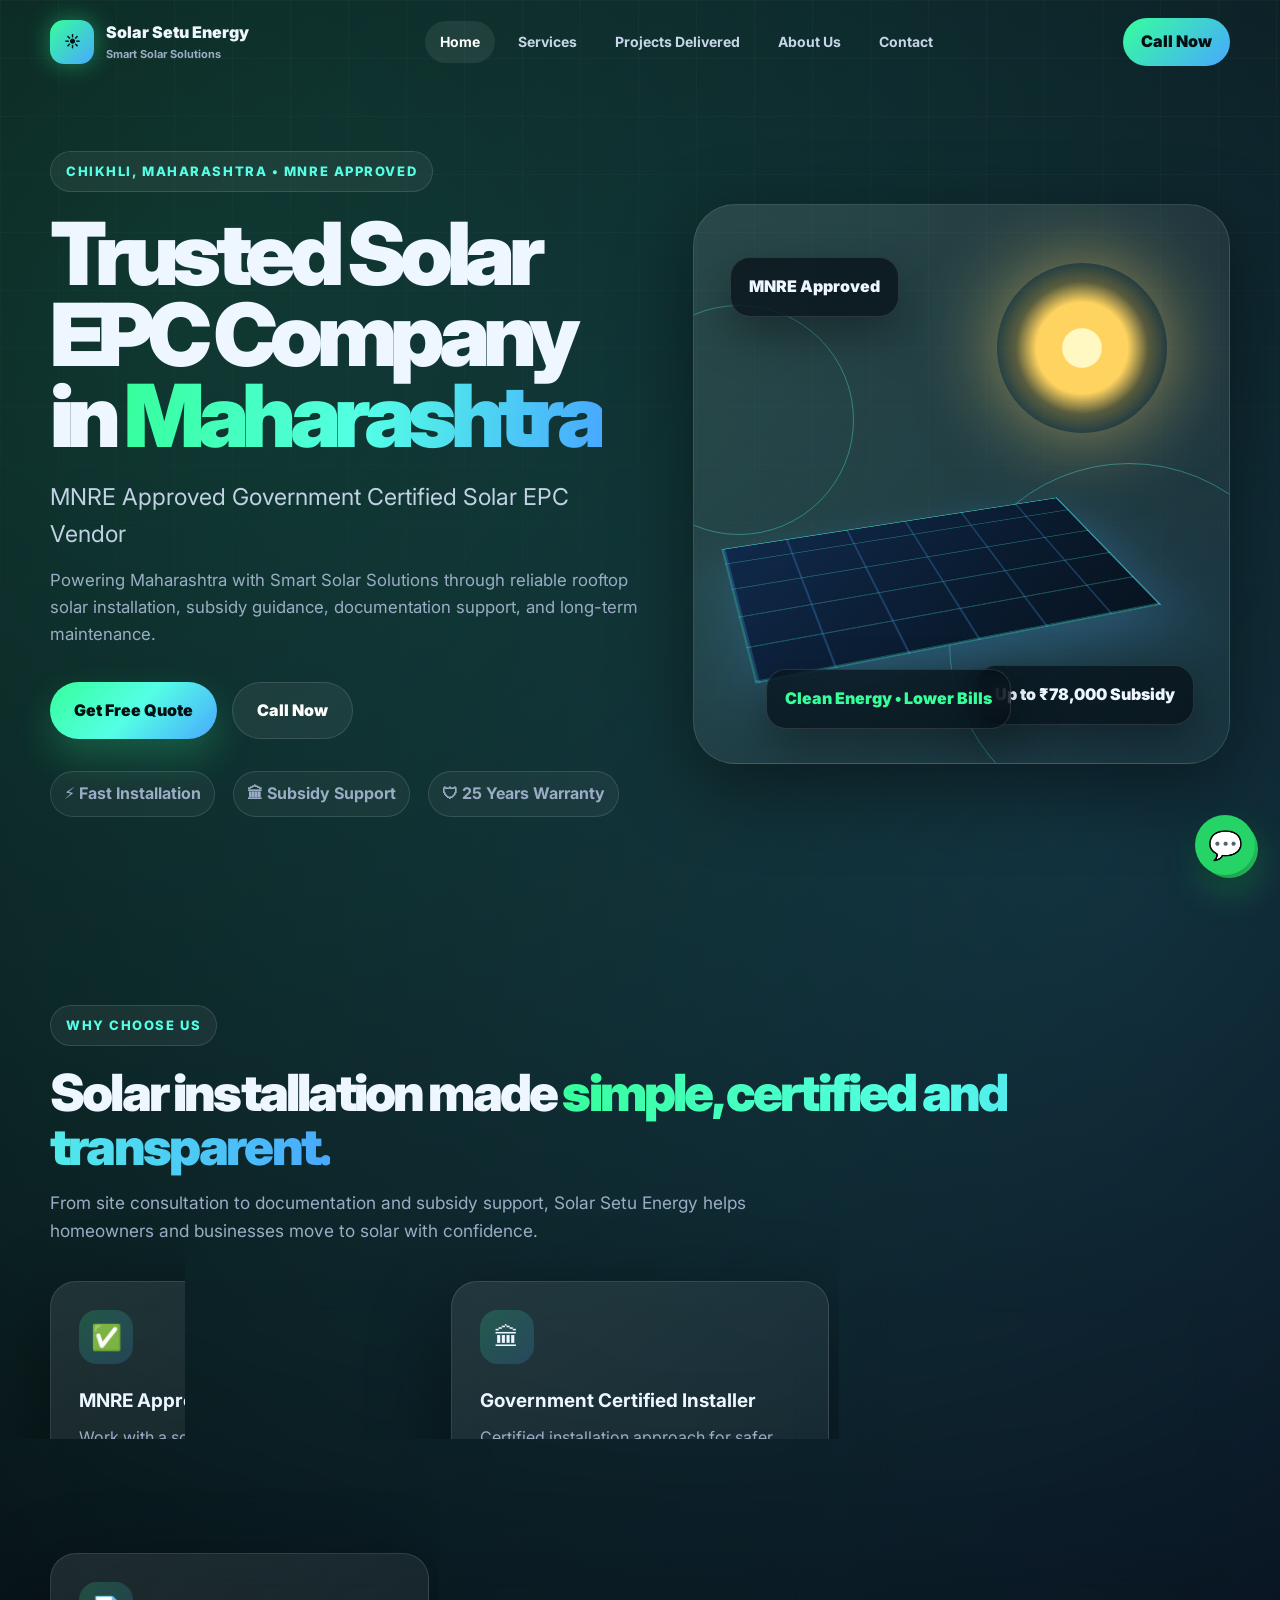
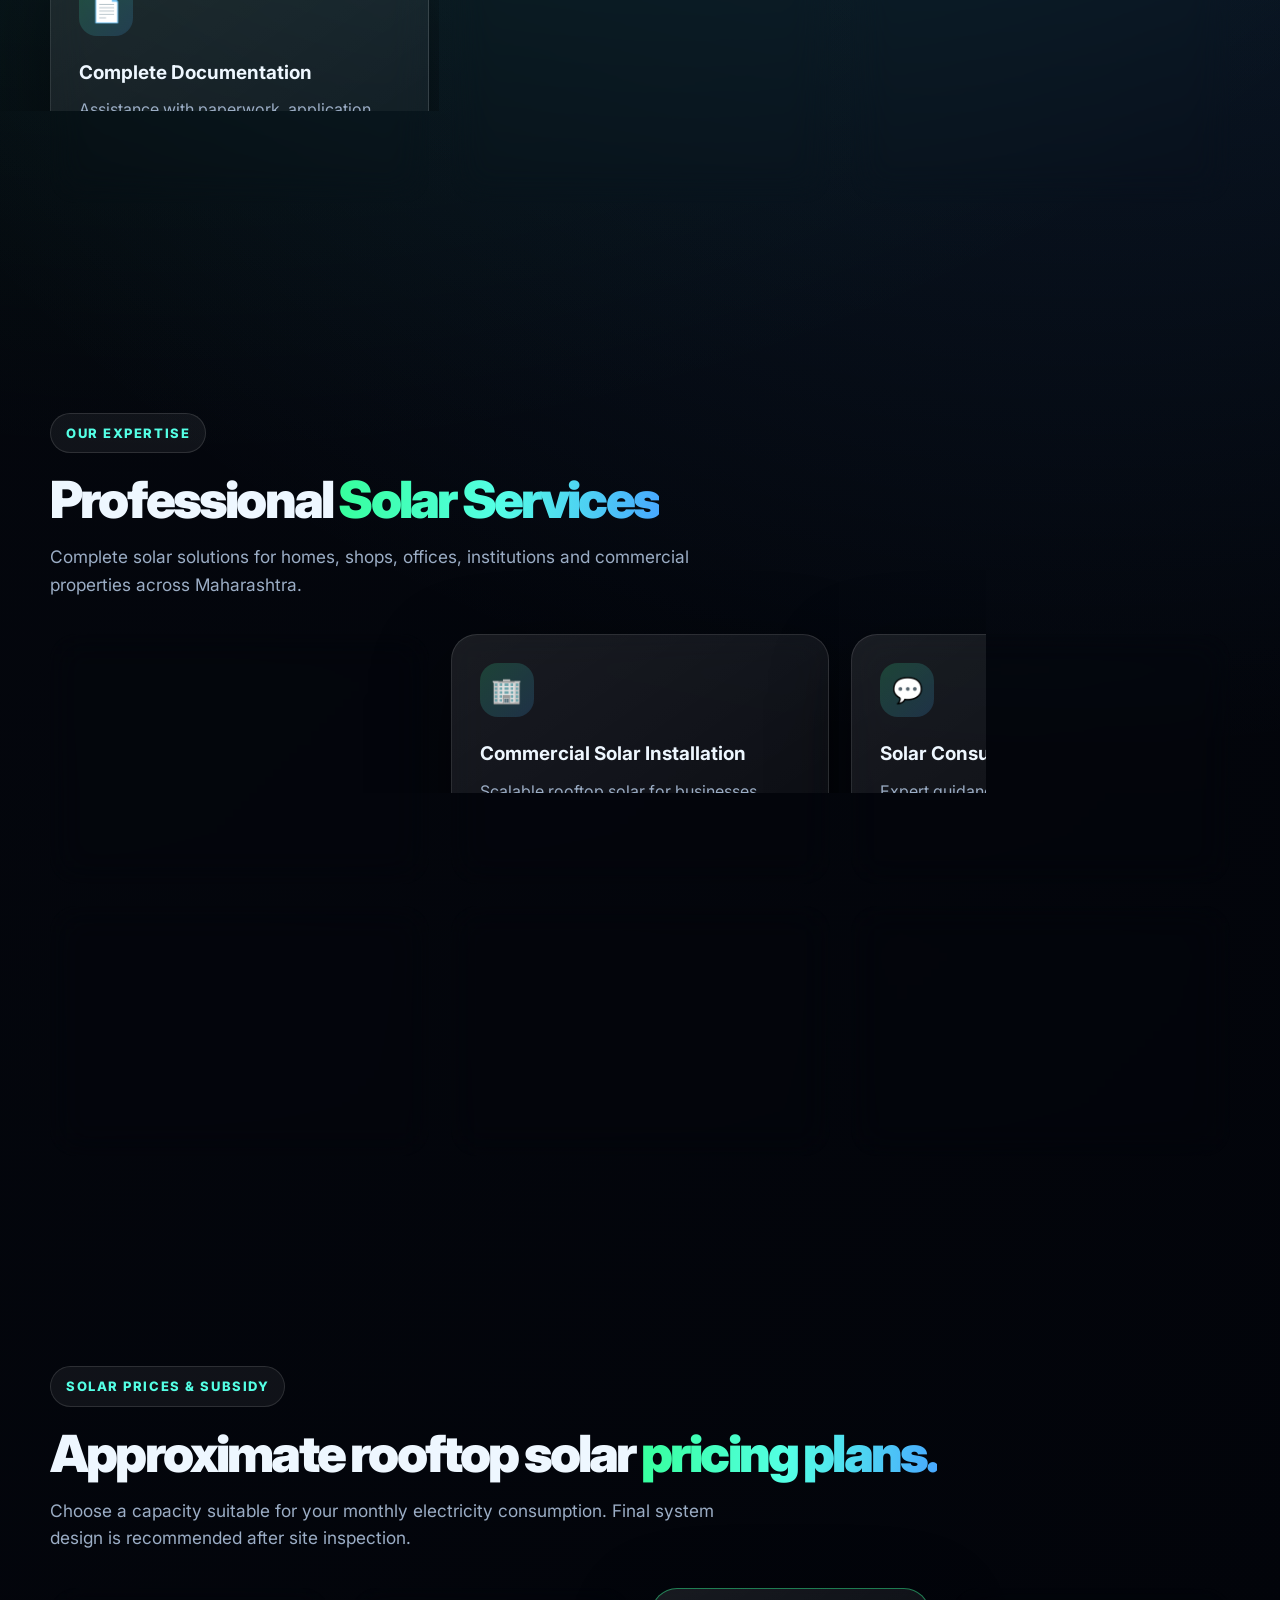
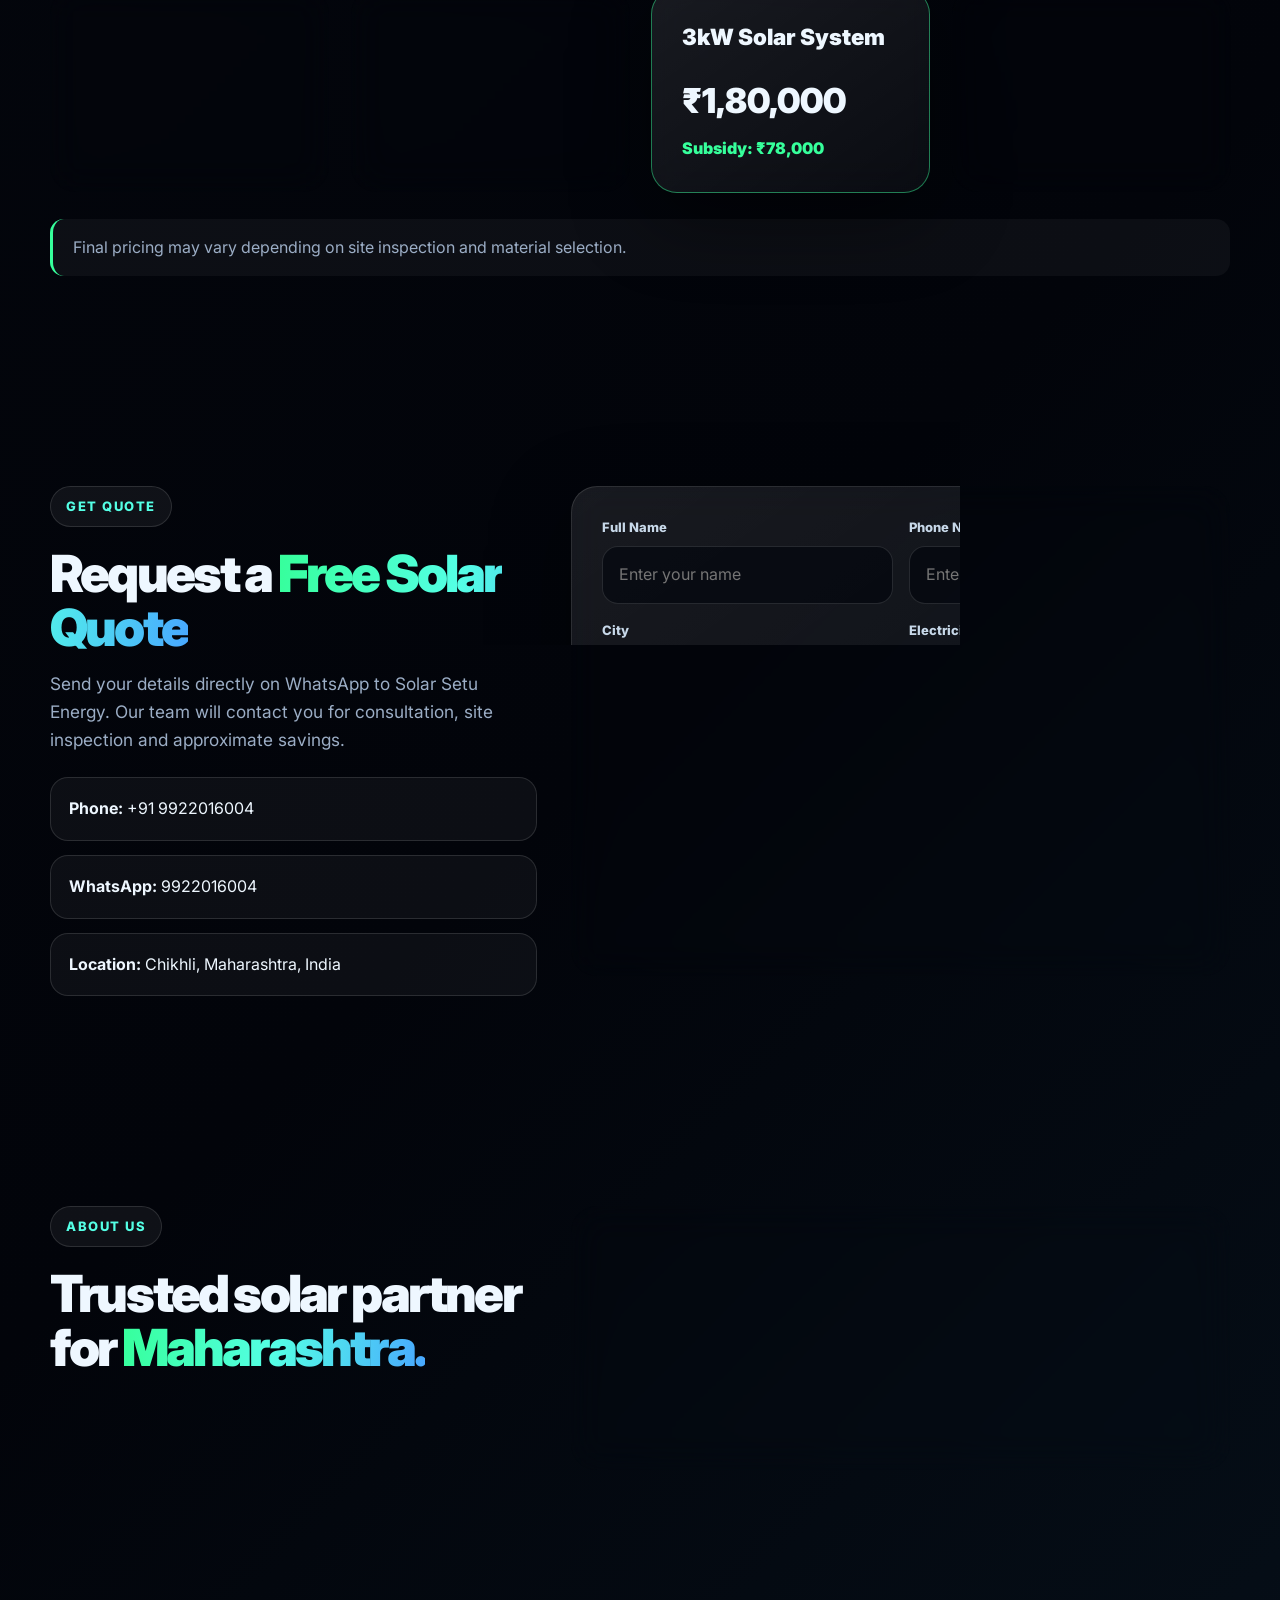
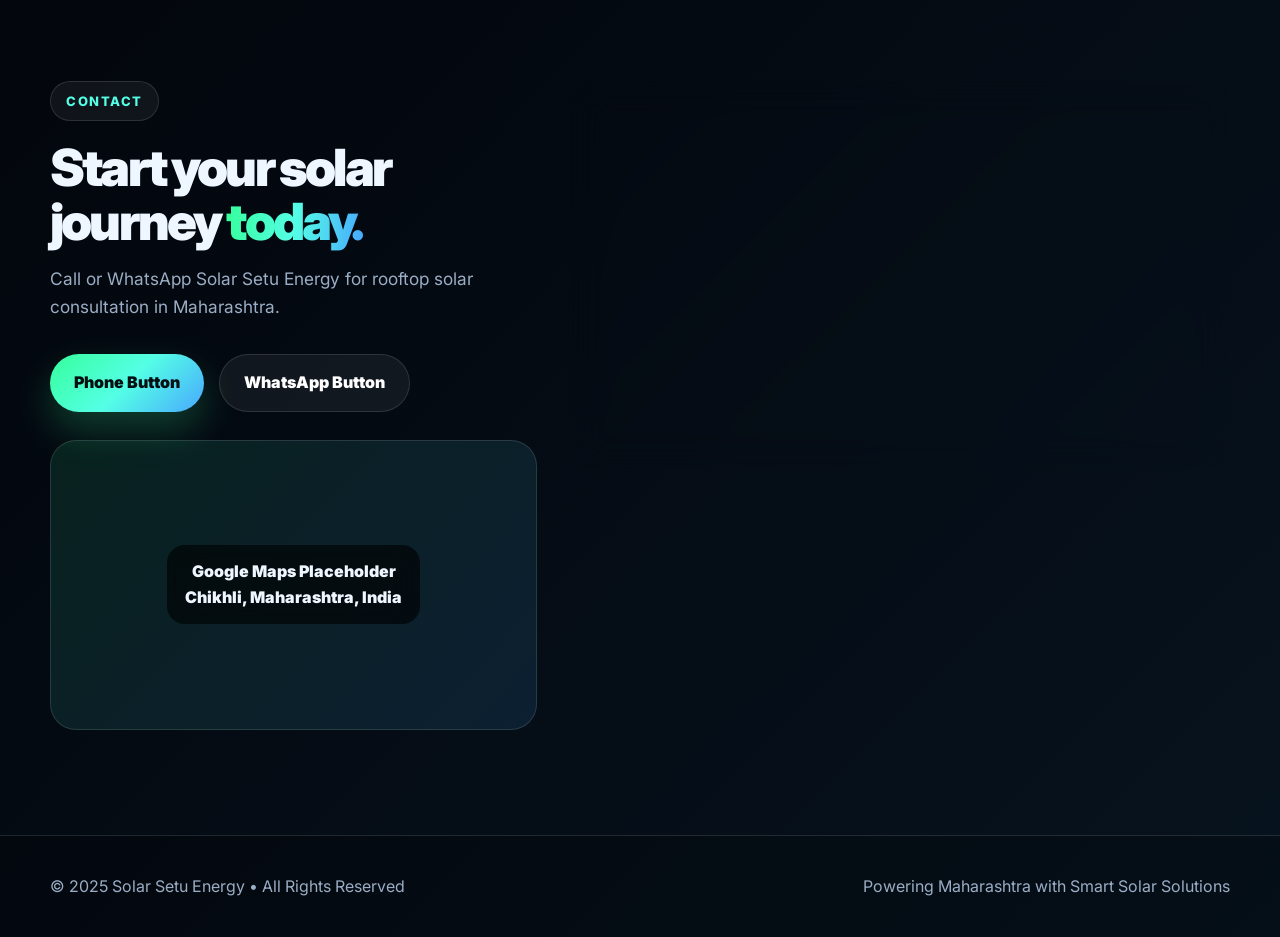
<file: index.html>
<!DOCTYPE html>
<html lang="en">
<head>
<meta charset="UTF-8">
<meta name="viewport" content="width=device-width, initial-scale=1.0">
<title>Solar Setu Energy | Trusted EPC Vendor in Maharashtra </title>
<meta name="description" content="Solar Setu Energy is a trusted solar company in Maharashtra offering rooftop solar installation, MNRE approved government certified installation, subsidy support, documentation, consultation, and maintenance.">
<meta name="keywords" content="solar company Maharashtra, rooftop solar Maharashtra, solar subsidy, MNRE approved installer, Solar Setu Energy, solar Chikhli">
<link rel="icon" href="data:image/svg+xml,%3Csvg xmlns='http://www.w3.org/2000/svg' viewBox='0 0 64 64'%3E%3Crect width='64' height='64' rx='14' fill='%2305080f'/%3E%3Ccircle cx='32' cy='22' r='10' fill='%2336ff9b'/%3E%3Cpath d='M13 42h38L44 55H20z' fill='%2348a8ff'/%3E%3C/svg%3E">
<link rel="stylesheet" href="styles.css">
<script type="application/ld+json">{"@context":"https://schema.org","@type":"LocalBusiness","name":"Solar Setu Energy","description":"Trusted solar installation company in Maharashtra providing rooftop solar, subsidy support, consultation and maintenance.","telephone":"+91 9922016004","address":{"@type":"PostalAddress","addressLocality":"Chikhli","addressRegion":"Maharashtra","addressCountry":"IN"},"areaServed":"Maharashtra, India","url":"https://example.com","priceRange":"₹₹","sameAs":["https://wa.me/919922016004"]}</script>
<script src="https://sites.super.myninja.ai/_assets/ninja-daytona-script.js"></script>
  <title>Solar Setu Energy | Solar Panels, Solar Water Pumps & Subsidy in Maharashtra</title>

<meta name="description" content="Solar Setu Energy provides solar panel installation, solar water pumps, solar subsidy guidance, and affordable solar solutions in Maharashtra. Contact us for best solar prices.">

<meta name="keywords" content="Solar Setu Energy, solar panels Maharashtra, solar water pumps, solar subsidy, PM Kusum, solar installation">

<meta name="robots" content="index, follow">

<link rel="canonical" href="https://solarsetuenergy.shop/">
  <script type="application/ld+json">
{
  "@context": "https://schema.org",
  "@type": "LocalBusiness",
  "name": "Solar Setu Energy",
  "url": "https://solarsetuenergy.shop",
  "telephone": "+91-9922016004",
  "description": "Solar panel installation, solar water pumps, and subsidy support in Maharashtra.",
  "areaServed": "Maharashtra, India"
}
</script>
</head>
<body>
<div class="loader"><div class="loader-orb"></div></div>
<nav class="navbar" id="navbar"><div class="container nav-inner"><a class="brand" href="index.html"><span class="logo">☀</span><span>Solar Setu Energy<small>Smart Solar Solutions</small></span></a><button class="menu-toggle" id="menuToggle">☰</button><div class="nav-links" id="navLinks"><a class="active" href="index.html#home">Home</a><a href="index.html#services">Services</a><a href="projects.html">Projects Delivered</a><a href="index.html#about">About Us</a><a href="index.html#contact">Contact</a></div><a class="nav-cta" href="tel:+919922016004">Call Now</a></div></nav>
<main>
<section class="hero" id="home"><div class="container hero-grid"><div class="reveal"><span class="eyebrow">Chikhli, Maharashtra • MNRE Approved</span><h1>Trusted Solar EPC Company in <span class="gradient-text">Maharashtra</span></h1><p>MNRE Approved Government Certified Solar EPC Vendor</p><p style="margin-top:14px;font-size:1.05rem;color:var(--muted)">Powering Maharashtra with Smart Solar Solutions through reliable rooftop solar installation, subsidy guidance, documentation support, and long-term maintenance.</p><div class="hero-actions"><a class="btn btn-primary" href="#quote">Get Free Quote</a><a class="btn btn-secondary" href="tel:+919922016004">Call Now</a></div><div class="trust-row"><span>⚡ Fast Installation</span><span>🏛 Subsidy Support</span><span>🛡 25 Years Warranty</span></div></div><div class="solar-visual reveal"><div class="sun"></div><div class="energy-ring r1"></div><div class="energy-ring r2"></div><div class="panel"></div><div class="float-card fc1">MNRE Approved</div><div class="float-card fc2">Up to ₹78,000 Subsidy</div><div class="float-card fc3">Clean Energy • Lower Bills</div></div></div></section>
<section class="section" id="why"><div class="container"><span class="eyebrow reveal">Why Choose Us</span><h2 class="section-title reveal">Solar installation made <span class="gradient-text">simple, certified and transparent.</span></h2><p class="section-lead reveal">From site consultation to documentation and subsidy support, Solar Setu Energy helps homeowners and businesses move to solar with confidence.</p><div class="grid cards-3" style="margin-top:36px"><article class="card reveal"><div class="icon">✅</div><h3>MNRE Approved</h3><p>Work with a solar partner aligned with MNRE standards and quality expectations.</p></article><article class="card reveal"><div class="icon">🏛</div><h3>Government Certified Installer</h3><p>Certified installation approach for safer, compliant and reliable rooftop systems.</p></article><article class="card reveal"><div class="icon">🚀</div><h3>Fast Subsidy Support</h3><p>Guidance for available government subsidy process and required submission steps.</p></article><article class="card reveal"><div class="icon">📄</div><h3>Complete Documentation</h3><p>Assistance with paperwork, application documents, and process coordination.</p></article><article class="card reveal"><div class="icon">🏦</div><h3>Bank Transfer Support</h3><p>Support for bank transfer related coordination wherever applicable in the process.</p></article><article class="card reveal"><div class="icon">🛡</div><h3>25 Years Panel Warranty</h3><p>Premium panels backed by long-term warranty for dependable energy generation.</p></article></div></div></section>
<section class="section" id="services"><div class="container"><span class="eyebrow reveal">Our Expertise</span><h2 class="section-title reveal">Professional <span class="gradient-text">Solar Services</span></h2><p class="section-lead reveal">Complete solar solutions for homes, shops, offices, institutions and commercial properties across Maharashtra.</p><div class="grid cards-3" style="margin-top:36px"><article class="card reveal"><div class="icon">🏠</div><h3>Residential Rooftop Solar</h3><p>Optimized solar systems for homes to reduce monthly electricity bills and increase energy independence.</p></article><article class="card reveal"><div class="icon">🏢</div><h3>Commercial Solar Installation</h3><p>Scalable rooftop solar for businesses seeking lower operating costs and sustainable power.</p></article><article class="card reveal"><div class="icon">💬</div><h3>Solar Consultation</h3><p>Expert guidance on capacity selection, approximate savings, system design and project feasibility.</p></article><article class="card reveal"><div class="icon">🔧</div><h3>Maintenance & Support</h3><p>Post-installation care, performance checks and support for smooth system operation.</p></article><article class="card reveal"><div class="icon">💸</div><h3>Subsidy Assistance</h3><p>Step-by-step assistance for eligible subsidy application, documentation and tracking.</p></article><article class="card reveal"><div class="icon">⚙️</div><h3>End-to-End Execution</h3><p>From inspection to commissioning, one coordinated team manages your solar journey.</p></article></div></div></section>
<section class="section" id="pricing"><div class="container"><span class="eyebrow reveal">Solar Prices & Subsidy</span><h2 class="section-title reveal">Approximate rooftop solar <span class="gradient-text">pricing plans.</span></h2><p class="section-lead reveal">Choose a capacity suitable for your monthly electricity consumption. Final system design is recommended after site inspection.</p><div class="grid cards-4" style="margin-top:36px"><article class="price-card reveal"><div class="kw">1kW Solar System</div><div class="price">₹78,000</div><div class="subsidy">Subsidy: Up to ₹30,000</div></article><article class="price-card reveal"><div class="kw">2kW Solar System</div><div class="price">₹1,30,000</div><div class="subsidy">Subsidy: Up to ₹60,000</div></article><article class="price-card featured reveal"><div class="kw">3kW Solar System</div><div class="price">₹1,80,000</div><div class="subsidy">Subsidy: ₹78,000</div></article><article class="price-card reveal"><div class="kw">5kW Solar System</div><div class="price">₹2,75,000</div><div class="subsidy">Subsidy: ₹78,000</div></article></div><div class="note reveal">Final pricing may vary depending on site inspection and material selection.</div></div></section>
<section class="section" id="quote"><div class="container quote-wrap"><div class="reveal"><span class="eyebrow">Get Quote</span><h2 class="section-title">Request a <span class="gradient-text">Free Solar Quote</span></h2><p class="section-lead">Send your details directly on WhatsApp to Solar Setu Energy. Our team will contact you for consultation, site inspection and approximate savings.</p><div class="info-list"><div><strong>Phone:</strong> +91 9922016004</div><div><strong>WhatsApp:</strong> 9922016004</div><div><strong>Location:</strong> Chikhli, Maharashtra, India</div></div></div><form class="form-shell reveal" id="quoteForm"><div class="form-grid"><div class="field"><label>Full Name</label><input name="name" required placeholder="Enter your name"></div><div class="field"><label>Phone Number</label><input name="phone" required inputmode="tel" placeholder="Enter phone number"></div><div class="field"><label>City</label><input name="city" required placeholder="Your city"></div><div class="field"><label>Electricity Bill Amount</label><input name="bill" required placeholder="Example: ₹2500/month"></div><div class="field full"><label>Message</label><textarea name="message" placeholder="Tell us about your rooftop or requirement"></textarea></div><div class="field full"><button class="btn btn-primary" type="submit" style="width:100%">Send Enquiry on WhatsApp</button></div></div></form></div></section>
<section class="section" id="about"><div class="container about-wrap"><div class="reveal"><span class="eyebrow">About Us</span><h2 class="section-title">Trusted solar partner for <span class="gradient-text">Maharashtra.</span></h2></div><div class="card reveal"><p style="font-size:1.12rem;color:#d7e7f6">Solar Setu Energy is a trusted solar installation company in Maharashtra providing affordable and reliable solar solutions with complete subsidy support.</p><p style="margin-top:18px;color:var(--muted)">We help residential and commercial customers understand the right system size, complete documentation, subsidy process, material selection, installation, commissioning, and ongoing support with a professional and transparent approach.</p></div></div></section>
<section class="section" id="contact"><div class="container contact-wrap"><div class="reveal"><span class="eyebrow">Contact</span><h2 class="section-title">Start your solar journey <span class="gradient-text">today.</span></h2><p class="section-lead">Call or WhatsApp Solar Setu Energy for rooftop solar consultation in Maharashtra.</p><div class="hero-actions"><a class="btn btn-primary" href="tel:+919922016004">Phone Button</a><a class="btn btn-secondary" href="https://wa.me/919922016004" target="_blank" rel="noopener">WhatsApp Button</a></div><div class="map" style="margin-top:28px"><span>Google Maps Placeholder<br>Chikhli, Maharashtra, India</span></div></div><form class="form-shell reveal" id="contactForm"><div class="form-grid"><div class="field"><label>Name</label><input name="name" required placeholder="Your name"></div><div class="field"><label>Phone</label><input name="phone" required placeholder="Your phone"></div><div class="field full"><label>Message</label><textarea name="message" placeholder="How can we help?"></textarea></div><div class="field full"><button class="btn btn-primary" type="submit" style="width:100%">Send Contact Message</button></div></div></form></div></section>
</main>
<footer class="footer"><div class="container footer-inner"><div>© 2025 Solar Setu Energy • All Rights Reserved</div><div>Powering Maharashtra with Smart Solar Solutions</div></div></footer>
<a class="whatsapp-float" href="https://wa.me/919922016004" target="_blank" aria-label="WhatsApp">☘</a>
<script src="script.js"></script>
  <!-- Solar Setu FAQ Chatbot -->
<div id="chatbot-toggle">💬</div>

<div id="chatbot-box">
  <div class="chat-header">Solar Setu Help</div>
  <div class="chat-body" id="chatBody">
    <div class="chat-option" onclick="showSub('price')">1. Solar Prices</div>
    <div class="chat-option" onclick="showSub('subsidy')">2. Subsidy Info</div>
    <div class="chat-option" onclick="showSub('install')">3. Installation Process</div>
    <div class="chat-option" onclick="showSub('docs')">4. Required Documents</div>
    <div class="chat-option" onclick="showSub('contact')">5. Contact Us</div>
  </div>
</div>

<style>
#chatbot-toggle{
position:fixed;
bottom:25px;
right:25px;
width:60px;
height:60px;
background:#25d366;
border-radius:50%;
display:flex;
justify-content:center;
align-items:center;
font-size:28px;
cursor:pointer;
z-index:9999;
box-shadow:0 8px 20px rgba(0,0,0,.3);
}
#chatbot-box{
position:fixed;
bottom:95px;
right:25px;
width:320px;
background:#1e293b;
color:white;
border-radius:18px;
overflow:hidden;
display:none;
z-index:9999;
border:1px solid rgba(255,255,255,.1);
}
.chat-header{
padding:15px;
background:#0f172a;
font-weight:700;
text-align:center;
}
.chat-body{
padding:15px;
max-height:400px;
overflow-y:auto;
}
.chat-option{
padding:12px;
margin-bottom:10px;
background:rgba(255,255,255,.08);
border-radius:10px;
cursor:pointer;
}
.chat-option:hover{
background:rgba(255,255,255,.15);
}
</style>

<script>
const toggle=document.getElementById("chatbot-toggle");
const box=document.getElementById("chatbot-box");
const body=document.getElementById("chatBody");

toggle.onclick=()=> {
box.style.display=
box.style.display==="block"?"none":"block";
}

function showSub(type){
if(type==="price"){
body.innerHTML=`
<div class="chat-option">1kW: ₹65,000</div>
<div class="chat-option">2kW: ₹1,20,000</div>
<div class="chat-option">3kW: ₹1,75,000</div>
<div class="chat-option" onclick="goHome()">⬅️ Back</div>`;
}
if(type==="subsidy"){
body.innerHTML=`
<div class="chat-option">Subsidy up to ₹78,000</div>
<div class="chat-option">PM Surya Ghar Yojana</div>
<div class="chat-option" onclick="goHome()">⬅️ Back</div>`;
}
if(type==="install"){
body.innerHTML=`
<div class="chat-option">Site inspection</div>
<div class="chat-option">Panel installation</div>
<div class="chat-option">Net meter approval</div>
<div class="chat-option" onclick="goHome()">⬅️ Back</div>`;
}
if(type==="docs"){
body.innerHTML=`
<div class="chat-option">Aadhar Card</div>
<div class="chat-option">Electric Bill</div>
<div class="chat-option">Bank Passbook</div>
<div class="chat-option" onclick="goHome()">⬅️ Back</div>`;
}
if(type==="contact"){
body.innerHTML=`
<div class="chat-option">WhatsApp: 9922016004</div>
<div class="chat-option">Call for free quote</div>
<div class="chat-option" onclick="goHome()">⬅️ Back</div>`;
}
}

function goHome(){
location.reload();
}
</script>
</body>
</html>
</file>
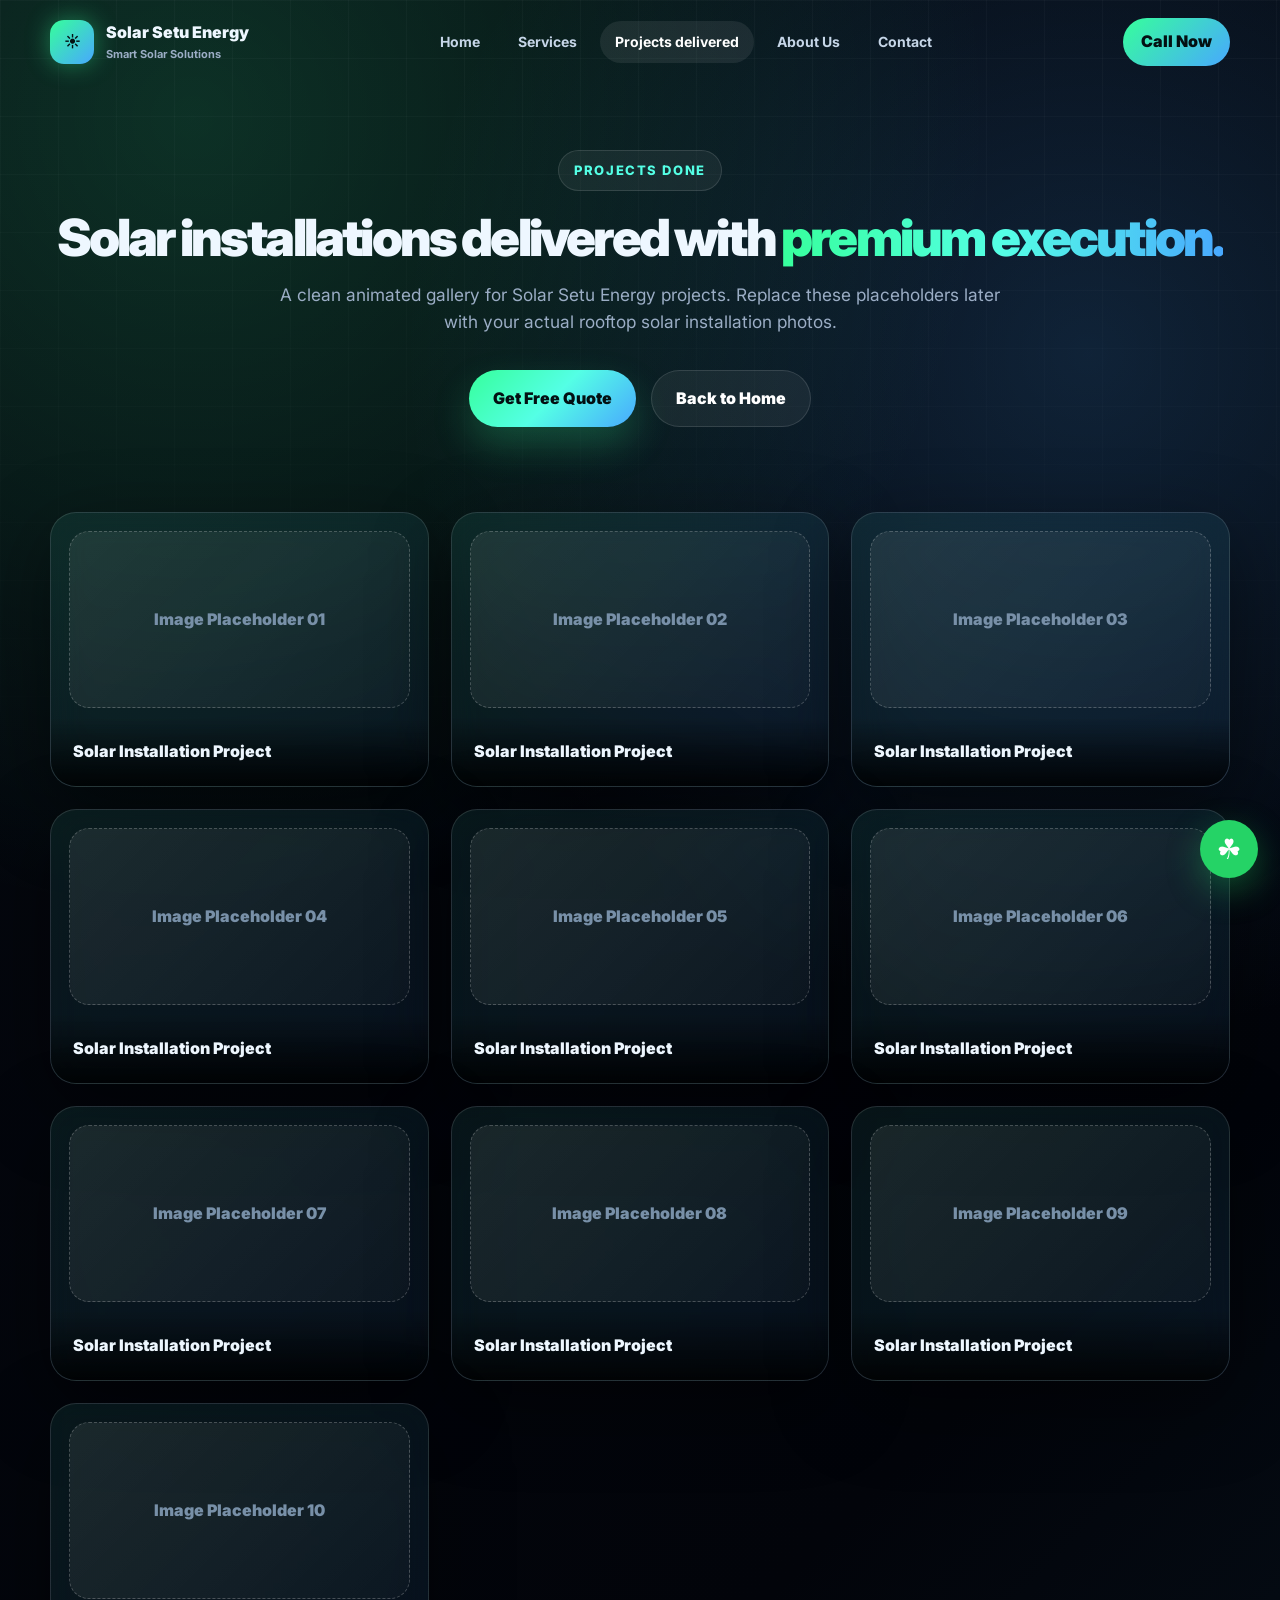
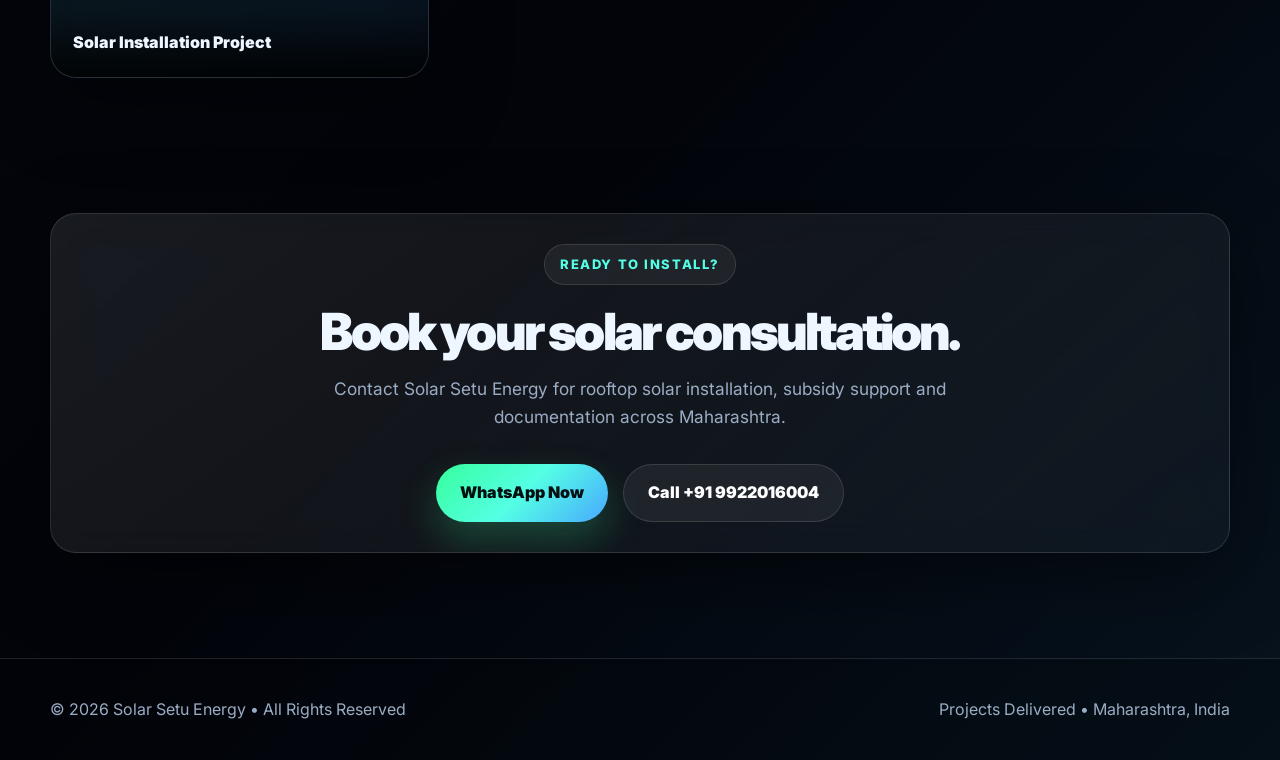
<file: projects.html>
<!DOCTYPE html>
<html lang="en">
<head>
<meta charset="UTF-8">
<meta name="viewport" content="width=device-width, initial-scale=1.0">
<title>Projects Done | Solar Setu Energy</title>
<meta name="description" content="Explore Solar Setu Energy rooftop solar installation projects delivered across Maharashtra. Premium project gallery with solar installation placeholders.">
<link rel="icon" href="data:image/svg+xml,%3Csvg xmlns='http://www.w3.org/2000/svg' viewBox='0 0 64 64'%3E%3Crect width='64' height='64' rx='14' fill='%2305080f'/%3E%3Ccircle cx='32' cy='22' r='10' fill='%2336ff9b'/%3E%3Cpath d='M13 42h38L44 55H20z' fill='%2348a8ff'/%3E%3C/svg%3E">
<link rel="stylesheet" href="styles.css">
<script src="https://sites.super.myninja.ai/_assets/ninja-daytona-script.js"></script>
</head>
<body>
<div class="loader"><div class="loader-orb"></div></div>
<nav class="navbar" id="navbar"><div class="container nav-inner"><a class="brand" href="index.html"><span class="logo">☀</span><span>Solar Setu Energy<small>Smart Solar Solutions</small></span></a><button class="menu-toggle" id="menuToggle">☰</button><div class="nav-links" id="navLinks"><a href="index.html#home">Home</a><a href="index.html#services">Services</a><a class="active" href="projects.html">Projects delivered</a><a href="index.html#about">About Us</a><a href="index.html#contact">Contact</a></div><a class="nav-cta" href="tel:+919922016004">Call Now</a></div></nav>
<main>
<section class="projects-hero"><div class="container reveal"><span class="eyebrow">Projects Done</span><h1 class="section-title">Solar installations delivered with <span class="gradient-text">premium execution.</span></h1><p class="section-lead" style="margin:auto">A clean animated gallery for Solar Setu Energy projects. Replace these placeholders later with your actual rooftop solar installation photos.</p><div class="hero-actions" style="justify-content:center"><a class="btn btn-primary" href="index.html#quote">Get Free Quote</a><a class="btn btn-secondary" href="index.html">Back to Home</a></div></div></section>
<section class="section" style="padding-top:30px"><div class="container"><div class="grid projects-grid">
<article class="project-card reveal"><div class="project-placeholder">Image Placeholder 01</div><div class="project-overlay">Solar Installation Project</div></article>
<article class="project-card reveal"><div class="project-placeholder">Image Placeholder 02</div><div class="project-overlay">Solar Installation Project</div></article>
<article class="project-card reveal"><div class="project-placeholder">Image Placeholder 03</div><div class="project-overlay">Solar Installation Project</div></article>
<article class="project-card reveal"><div class="project-placeholder">Image Placeholder 04</div><div class="project-overlay">Solar Installation Project</div></article>
<article class="project-card reveal"><div class="project-placeholder">Image Placeholder 05</div><div class="project-overlay">Solar Installation Project</div></article>
<article class="project-card reveal"><div class="project-placeholder">Image Placeholder 06</div><div class="project-overlay">Solar Installation Project</div></article>
<article class="project-card reveal"><div class="project-placeholder">Image Placeholder 07</div><div class="project-overlay">Solar Installation Project</div></article>
<article class="project-card reveal"><div class="project-placeholder">Image Placeholder 08</div><div class="project-overlay">Solar Installation Project</div></article>
<article class="project-card reveal"><div class="project-placeholder">Image Placeholder 09</div><div class="project-overlay">Solar Installation Project</div></article>
<article class="project-card reveal"><div class="project-placeholder">Image Placeholder 10</div><div class="project-overlay">Solar Installation Project</div></article>
</div></div></section>
<section class="section" style="padding-top:30px"><div class="container"><div class="form-shell reveal" style="text-align:center"><span class="eyebrow">Ready to Install?</span><h2 class="section-title">Book your solar consultation.</h2><p class="section-lead" style="margin:auto">Contact Solar Setu Energy for rooftop solar installation, subsidy support and documentation across Maharashtra.</p><div class="hero-actions" style="justify-content:center"><a class="btn btn-primary" href="https://wa.me/919922016004" target="_blank">WhatsApp Now</a><a class="btn btn-secondary" href="tel:+919922016004">Call +91 9922016004</a></div></div></div></section>
</main>
<footer class="footer"><div class="container footer-inner"><div>© 2026 Solar Setu Energy • All Rights Reserved</div><div>Projects Delivered • Maharashtra, India</div></div></footer>
<a class="whatsapp-float" href="https://wa.me/919922016004" target="_blank" aria-label="WhatsApp">☘</a>
<script src="script.js"></script>
</body>
</html>
</file>
<file: styles.css>
@import url('https://fonts.googleapis.com/css2?family=Inter:wght@400;500;600;700;800;900&display=swap');
:root{--bg:#05080f;--bg2:#08111f;--card:rgba(255,255,255,.07);--line:rgba(255,255,255,.12);--text:#eef7ff;--muted:#9badc5;--green:#36ff9b;--blue:#48a8ff;--cyan:#54ffe5;--gold:#ffd36a;--shadow:0 24px 80px rgba(0,0,0,.45);--radius:26px;--max:1180px}*{box-sizing:border-box;margin:0;padding:0}html{scroll-behavior:smooth}body{font-family:Inter,system-ui,-apple-system,Segoe UI,sans-serif;background:radial-gradient(circle at 15% 5%,rgba(54,255,155,.17),transparent 32%),radial-gradient(circle at 85% 15%,rgba(72,168,255,.18),transparent 30%),linear-gradient(135deg,var(--bg),#02040a 65%,#07131e);color:var(--text);line-height:1.6;overflow-x:hidden}body::before{content:"";position:fixed;inset:0;pointer-events:none;background-image:linear-gradient(rgba(255,255,255,.035) 1px,transparent 1px),linear-gradient(90deg,rgba(255,255,255,.035) 1px,transparent 1px);background-size:58px 58px;mask-image:linear-gradient(to bottom,rgba(0,0,0,.8),transparent);z-index:-2}a{text-decoration:none;color:inherit}img{max-width:100%}.container{width:min(var(--max),calc(100% - 36px));margin:auto}.section{padding:105px 0;position:relative}.eyebrow{display:inline-flex;gap:10px;align-items:center;padding:9px 15px;border:1px solid var(--line);border-radius:99px;background:rgba(255,255,255,.055);color:var(--cyan);font-weight:800;font-size:13px;letter-spacing:.12em;text-transform:uppercase}.gradient-text{background:linear-gradient(95deg,var(--green),var(--cyan),var(--blue));-webkit-background-clip:text;background-clip:text;color:transparent}.section-title{font-size:clamp(2rem,4vw,3.6rem);line-height:1.05;margin:20px 0 16px;font-weight:900;letter-spacing:-.055em}.section-lead{max-width:720px;color:var(--muted);font-size:1.08rem}.loader{position:fixed;inset:0;background:#03060b;display:grid;place-items:center;z-index:9999;transition:.65s}.loader.hide{opacity:0;visibility:hidden}.loader-orb{width:78px;height:78px;border-radius:50%;background:conic-gradient(from 90deg,var(--green),var(--blue),transparent,var(--green));animation:spin 1.1s linear infinite;filter:drop-shadow(0 0 24px rgba(54,255,155,.55))}.loader-orb::after{content:"";position:absolute;inset:10px;border-radius:50%;background:#03060b}@keyframes spin{to{transform:rotate(360deg)}}.navbar{position:fixed;top:0;left:0;width:100%;z-index:1000;padding:18px 0;transition:.35s}.navbar.scrolled{padding:10px 0;background:rgba(5,8,15,.72);backdrop-filter:blur(18px);border-bottom:1px solid var(--line)}.nav-inner{display:flex;align-items:center;justify-content:space-between}.brand{display:flex;gap:12px;align-items:center;font-weight:900}.logo{width:44px;height:44px;border-radius:14px;display:grid;place-items:center;background:linear-gradient(135deg,var(--green),var(--blue));color:#031012;box-shadow:0 0 24px rgba(54,255,155,.4)}.brand small{display:block;color:var(--muted);font-size:11px;font-weight:700}.nav-links{display:flex;gap:8px;align-items:center}.nav-links a{padding:10px 15px;border-radius:99px;color:#c6d6e8;font-weight:700;font-size:14px;transition:.25s}.nav-links a:hover,.nav-links a.active{color:white;background:rgba(255,255,255,.08)}.nav-cta,.btn{display:inline-flex;align-items:center;justify-content:center;gap:10px;border:none;cursor:pointer;font-weight:900;border-radius:99px;transition:.28s}.nav-cta{padding:11px 18px;background:linear-gradient(135deg,var(--green),var(--blue));color:#031012}.btn{padding:15px 24px}.btn-primary{background:linear-gradient(135deg,var(--green),var(--cyan),var(--blue));color:#031012;box-shadow:0 18px 38px rgba(54,255,155,.22)}.btn-secondary{border:1px solid var(--line);background:rgba(255,255,255,.06);color:white}.btn:hover,.nav-cta:hover{transform:translateY(-3px);filter:saturate(1.2)}.menu-toggle{display:none;background:rgba(255,255,255,.08);border:1px solid var(--line);color:white;border-radius:14px;padding:10px 12px}.hero{min-height:100vh;display:flex;align-items:center;padding:138px 0 70px;position:relative;overflow:hidden}.hero-grid{display:grid;grid-template-columns:1.05fr .95fr;gap:50px;align-items:center}.hero h1{font-size:clamp(2.7rem,6.8vw,6.8rem);line-height:.93;letter-spacing:-.075em;font-weight:900;margin:22px 0}.hero p{font-size:clamp(1.1rem,2vw,1.45rem);color:#c2d2e5;max-width:710px}.hero-actions{display:flex;gap:15px;flex-wrap:wrap;margin-top:34px}.trust-row{display:flex;gap:18px;flex-wrap:wrap;margin-top:32px;color:var(--muted);font-weight:700}.trust-row span{padding:9px 13px;border:1px solid var(--line);border-radius:99px;background:rgba(255,255,255,.045)}.solar-visual{height:560px;position:relative;border-radius:42px;background:linear-gradient(145deg,rgba(255,255,255,.11),rgba(255,255,255,.035));border:1px solid var(--line);box-shadow:var(--shadow);overflow:hidden}.sun{position:absolute;width:170px;height:170px;right:62px;top:58px;border-radius:50%;background:radial-gradient(circle,#fff8c2 0 16%,#ffd35f 17% 38%,rgba(255,187,45,.25) 55%,transparent 72%);box-shadow:0 0 80px rgba(255,211,106,.55);animation:float 5s ease-in-out infinite}.panel{position:absolute;left:44px;bottom:70px;width:72%;height:235px;transform:perspective(900px) rotateX(58deg) rotateZ(-18deg);background:repeating-linear-gradient(90deg,rgba(72,168,255,.25) 0 2px,transparent 2px 66px),repeating-linear-gradient(0deg,rgba(84,255,229,.22) 0 2px,transparent 2px 50px),linear-gradient(135deg,#10294b,#07131f);border:2px solid rgba(84,255,229,.4);box-shadow:0 30px 70px rgba(72,168,255,.25)}.energy-ring{position:absolute;border:1px solid rgba(84,255,229,.35);border-radius:50%;animation:pulse 4s ease-in-out infinite}.r1{width:360px;height:360px;right:-80px;bottom:-60px}.r2{width:230px;height:230px;left:-70px;top:100px;animation-delay:1s}.float-card{position:absolute;padding:16px 18px;border-radius:20px;background:rgba(3,10,18,.65);border:1px solid var(--line);backdrop-filter:blur(14px);box-shadow:0 18px 45px rgba(0,0,0,.35);font-weight:900}.fc1{left:36px;top:52px}.fc2{right:35px;bottom:38px}.fc3{left:72px;bottom:34px;color:var(--green)}@keyframes float{50%{transform:translateY(-18px)}}@keyframes pulse{50%{transform:scale(1.08);opacity:.45}}.grid{display:grid;gap:22px}.cards-3{grid-template-columns:repeat(3,1fr)}.cards-4{grid-template-columns:repeat(4,1fr)}.card,.price-card,.project-card,.form-shell{background:linear-gradient(145deg,rgba(255,255,255,.09),rgba(255,255,255,.035));border:1px solid var(--line);border-radius:var(--radius);box-shadow:var(--shadow);backdrop-filter:blur(18px);transition:.3s;position:relative;overflow:hidden}.card::before,.price-card::before,.project-card::before{content:"";position:absolute;inset:-1px;background:radial-gradient(circle at top left,rgba(54,255,155,.2),transparent 36%),radial-gradient(circle at bottom right,rgba(72,168,255,.16),transparent 38%);opacity:0;transition:.3s;z-index:0}.card:hover::before,.price-card:hover::before,.project-card:hover::before{opacity:1}.card:hover,.price-card:hover,.project-card:hover{transform:translateY(-8px);border-color:rgba(84,255,229,.34)}.card>* ,.price-card>* ,.project-card>*{position:relative;z-index:1}.card{padding:28px}.icon{width:54px;height:54px;border-radius:18px;display:grid;place-items:center;background:linear-gradient(135deg,rgba(54,255,155,.18),rgba(72,168,255,.18));font-size:25px;margin-bottom:22px}.card h3{font-size:1.18rem;margin-bottom:9px}.card p{color:var(--muted)}.price-card{padding:30px}.price-card.featured{border-color:rgba(54,255,155,.45);transform:scale(1.025)}.kw{font-weight:900;font-size:1.4rem}.price{font-size:2.15rem;font-weight:900;margin:18px 0 8px}.subsidy{color:var(--green);font-weight:900}.note{margin-top:26px;color:var(--muted);padding:16px 20px;border-left:3px solid var(--green);background:rgba(255,255,255,.045);border-radius:14px}.quote-wrap,.contact-wrap,.about-wrap{display:grid;grid-template-columns:.85fr 1.15fr;gap:34px;align-items:start}.form-shell{padding:30px}.form-grid{display:grid;grid-template-columns:1fr 1fr;gap:16px}.field.full{grid-column:1/-1}.field label{display:block;font-size:13px;color:#c7d8e9;margin-bottom:8px;font-weight:800}.field input,.field textarea{width:100%;border:1px solid var(--line);background:rgba(2,6,13,.62);color:white;border-radius:16px;padding:15px 16px;outline:none;font:inherit;transition:.2s}.field textarea{min-height:126px;resize:vertical}.field input:focus,.field textarea:focus{border-color:var(--green);box-shadow:0 0 0 4px rgba(54,255,155,.08)}.info-list{display:grid;gap:14px;margin-top:24px}.info-list div{padding:18px;border-radius:18px;border:1px solid var(--line);background:rgba(255,255,255,.045)}.map{height:290px;border-radius:26px;border:1px solid var(--line);background:linear-gradient(135deg,rgba(54,255,155,.1),rgba(72,168,255,.12)),url('https://images.unsplash.com/photo-1524661135-423995f22d0b?auto=format&fit=crop&w=1200&q=70') center/cover;display:grid;place-items:center;text-align:center;overflow:hidden}.map span{padding:14px 18px;border-radius:18px;background:rgba(0,0,0,.62);backdrop-filter:blur(12px);font-weight:900}.projects-hero{padding:150px 0 55px;text-align:center}.projects-grid{grid-template-columns:repeat(3,1fr)}.project-card{height:275px;display:flex;align-items:end;background:linear-gradient(145deg,rgba(84,255,229,.08),rgba(72,168,255,.08))}.project-placeholder{position:absolute;inset:18px 18px 78px;border-radius:20px;background:linear-gradient(135deg,rgba(255,255,255,.08),rgba(255,255,255,.025));border:1px dashed rgba(255,255,255,.22);display:grid;place-items:center;color:#7890a8;font-weight:900;transition:.35s}.project-card:hover .project-placeholder{transform:scale(1.04);border-color:rgba(54,255,155,.45)}.project-overlay{width:100%;padding:22px;background:linear-gradient(to top,rgba(0,0,0,.82),transparent);font-weight:900}.footer{padding:38px 0;border-top:1px solid var(--line);background:rgba(0,0,0,.2);color:var(--muted)}.footer-inner{display:flex;justify-content:space-between;gap:20px;flex-wrap:wrap}.reveal{opacity:0;transform:translateY(24px);transition:opacity .7s ease,transform .7s ease}.reveal.show{opacity:1;transform:none}.whatsapp-float{position:fixed;right:22px;bottom:22px;width:58px;height:58px;border-radius:50%;display:grid;place-items:center;background:#25d366;color:white;font-size:28px;z-index:900;box-shadow:0 12px 34px rgba(37,211,102,.35);animation:float 4s ease-in-out infinite}@media(max-width:960px){.hero-grid,.quote-wrap,.contact-wrap,.about-wrap{grid-template-columns:1fr}.solar-visual{height:430px}.cards-3,.cards-4,.projects-grid{grid-template-columns:repeat(2,1fr)}.nav-links{position:fixed;top:72px;right:18px;left:18px;display:none;flex-direction:column;padding:18px;background:rgba(5,8,15,.95);border:1px solid var(--line);border-radius:22px;backdrop-filter:blur(18px)}.nav-links.open{display:flex}.menu-toggle{display:block}.nav-cta{display:none}}@media(max-width:640px){.container{width:min(100% - 24px,var(--max))}.section{padding:74px 0}.hero{padding-top:120px}.hero-actions,.trust-row{flex-direction:column}.btn{width:100%}.cards-3,.cards-4,.projects-grid,.form-grid{grid-template-columns:1fr}.field.full{grid-column:auto}.solar-visual{height:360px;border-radius:28px}.panel{width:78%;height:165px;left:20px}.sun{width:120px;height:120px;right:28px}.footer-inner{display:block}.project-card{height:240px}}
</file>
